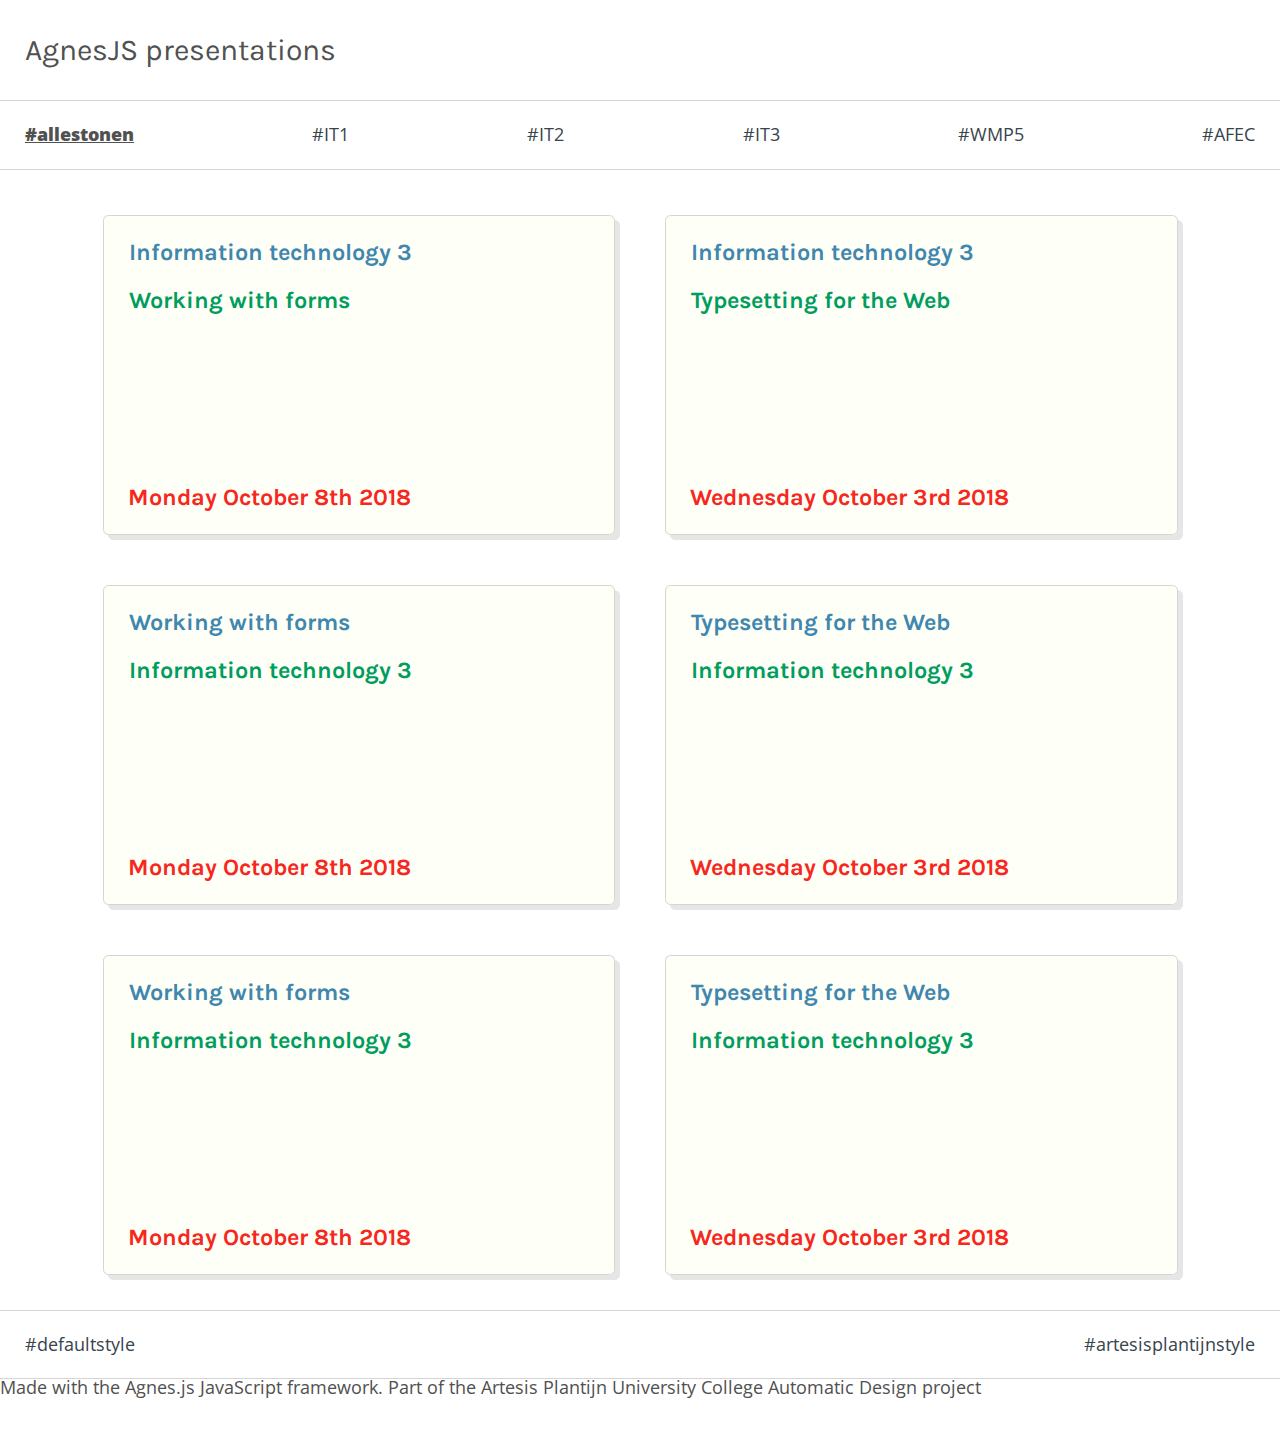
<file: index.html>
<!doctype html>
<html>
	<head>
		<title>AgnesJS: a minimalist web presentation framework</title>
		<meta name="viewport" content="width=device-width, initial-scale=1">
		<meta charset="utf-8">
		<link rel="stylesheet" type="text/css" href="css/reset.css">
		<link rel="stylesheet" type="text/css" href="highlight/styles/googlecode.css">
		<link href="https://fonts.googleapis.com/css?family=Karla:700|Open+Sans" rel="stylesheet">
		<link id="stylesheet" rel="stylesheet" type="text/css" href="css/agnes-index.css">
		<script src="js/script-index.js" defer></script>
	</head>
	<body class="agnes-home">
				<header>
			      <h1>AgnesJS presentations</h1>
						<nav>
								<ul>
										<li data-filter="*">#allestonen</li>
										<li data-filter="it1">#IT1</li>
										<li data-filter="it2">#IT2</li>
										<li data-filter="it3">#IT3</li>
										<li data-filter="wmp5">#WMP5</li>
										<li data-filter="afec">#AFEC</li>
								</ul>
					  </nav>
				</header>
				<main>
						<section data-filter="it3">
							<a href="/presentations/it3-forms.html">
									<h2>Information technology 3</h2>
									<h3>Working with forms</h3>
									<h4>Monday October 8th 2018</h4>
							</a>
						</section>
						<section data-filter="it3">
							<a href="/presentations/it3-typography-week3-alpha.html">
									<h2>Information technology 3</h2>
									<h3>Typesetting for the Web</h3>
									<h4>Wednesday October 3rd 2018</h4>
							</a>
						</section>
						<section data-filter="it1">
							<a href="/presentations/it3-forms.html">
									<h2>Working with forms</h2>
									<h3>Information technology 3</h2>
									<h4>Monday October 8th 2018</h4>
							</a>
						</section>
						<section data-filter="it2">
							<a href="/presentations/it3-typography-week3-alpha.html">
									<h2>Typesetting for the Web</h2>
									<h3>Information technology 3</h2>
									<h4>Wednesday October 3rd 2018</h4>
							</a>
						</section>
						<section data-filter="it2">
							<a href="/presentations/it3-forms.html">
									<h2>Working with forms</h2>
									<h3>Information technology 3</h2>
									<h4>Monday October 8th 2018</h4>
							</a>
						</section>
						<section data-filter="it2">
							<a href="/presentations/it3-typography-week3-alpha.html">
									<h2>Typesetting for the Web</h2>
									<h3>Information technology 3</h2>
									<h4>Wednesday October 3rd 2018</h4>
							</a>
						</section>
				</main>
				<footer>
						<ul>
							<li data-stylesheet="css/agnes-index.css">#defaultstyle</li>
							<li data-stylesheet="css/agnes-index-bis.css">#artesisplantijnstyle</li>
						</ul>
      			<p>Made with the Agnes.js JavaScript framework. Part of the Artesis Plantijn University College Automatic Design project</p>
				</footer>
	</body>
</html>
</file>
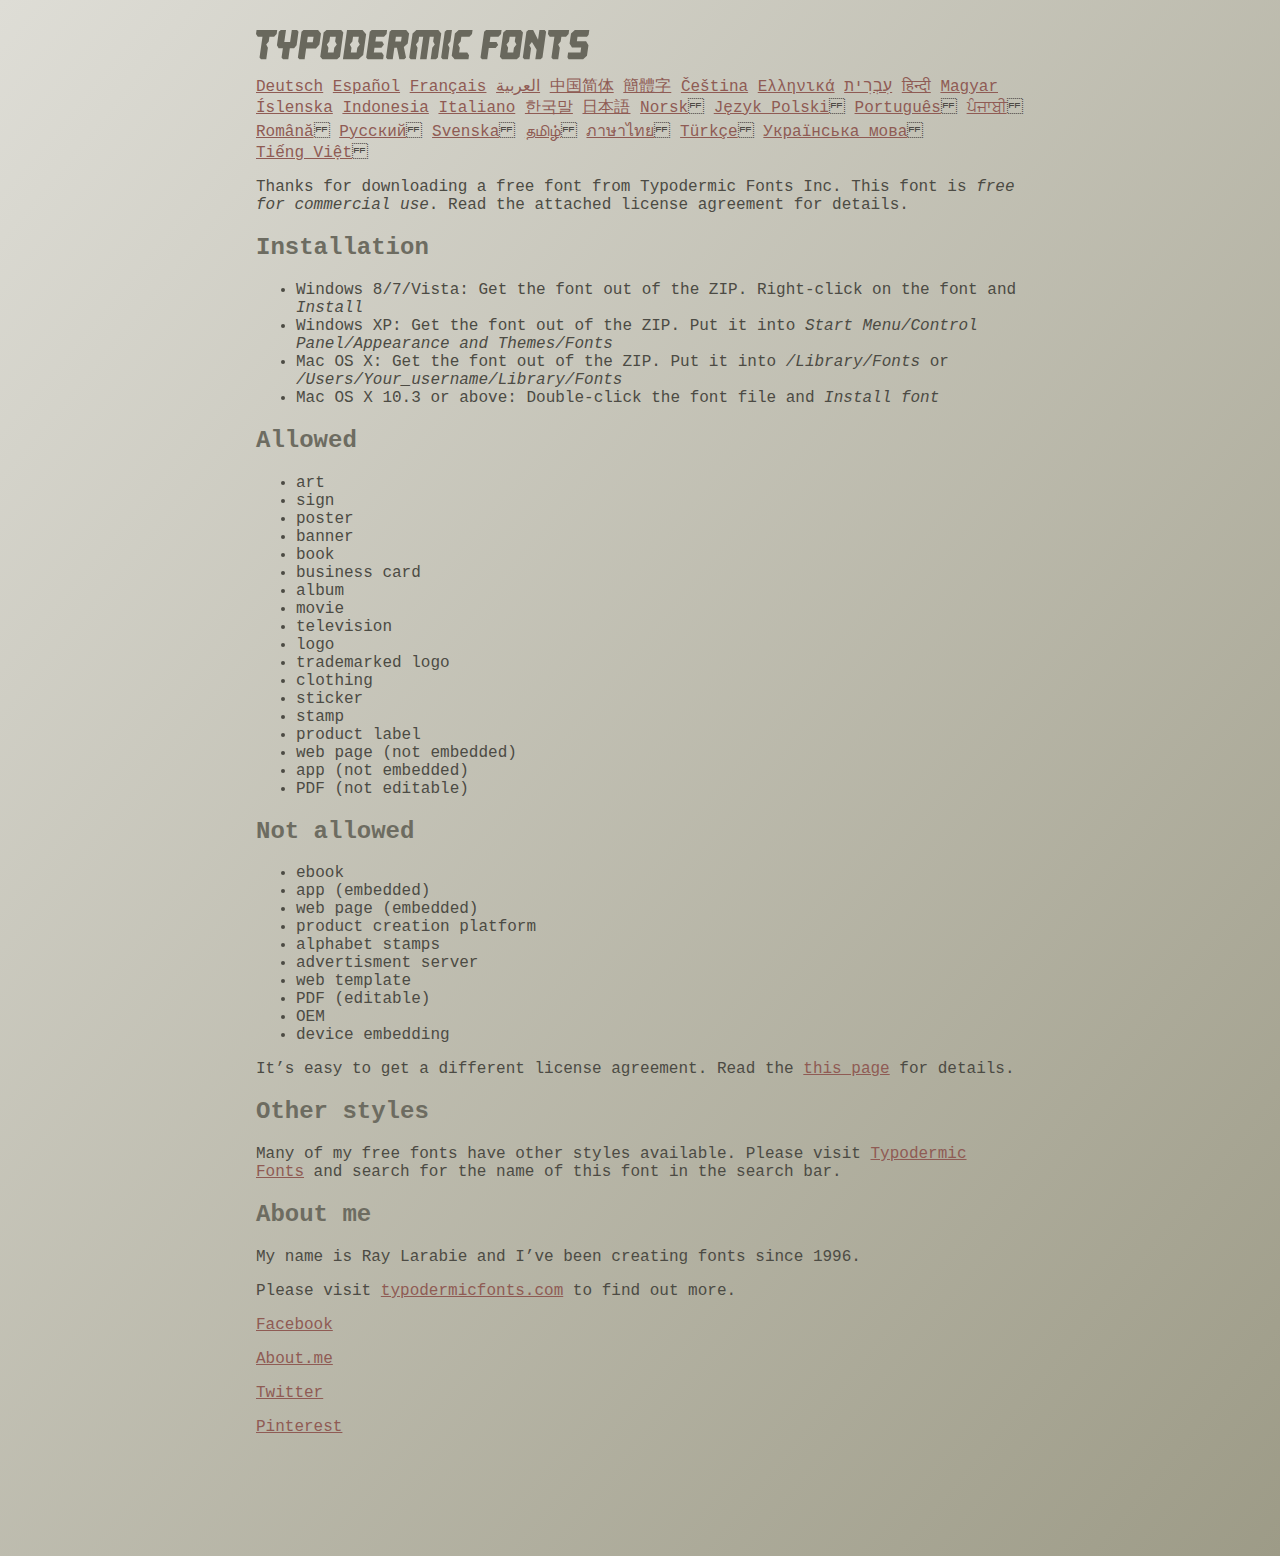
<file: fonts/steelfish/read-this.html>
<head>
<meta http-equiv="Content-Type" content="text/html; charset=utf-8">
<title>Typodermic Fonts Inc. Freeware Font instructions 2014</title>
<style type="text/css">
body {
	margin:30px 20% 120px 20%;
	padding:0px;
	font-family:Consolas, Courier, sans-serif;
	color:#4c4b44;
	background-color:#c2c1b3;

/* IE10 Consumer Preview */ 
background-image: -ms-linear-gradient(top left, #DEDDD6 0%, #9D9B87 100%);

/* Mozilla Firefox */ 
background-image: -moz-linear-gradient(top left, #DEDDD6 0%, #9D9B87 100%);

/* Opera */ 
background-image: -o-linear-gradient(top left, #DEDDD6 0%, #9D9B87 100%);

/* Webkit (Safari/Chrome 10) */ 
background-image: -webkit-gradient(linear, left top, right bottom, color-stop(0, #DEDDD6), color-stop(1, #9D9B87));

/* Webkit (Chrome 11+) */ 
background-image: -webkit-linear-gradient(top left, #DEDDD6 0%, #9D9B87 100%);

/* W3C Markup, IE10 Release Preview */ 
background-image: linear-gradient(to bottom right, #DEDDD6 0%, #9D9B87 100%);

	}
h2 {color:#6d6c61;}
a {color:#8f5b54;}
a:hover {color:#ffffff; background-color:#9a998c;}
</style>
</head>

<body>

<svg width="350px" height="30px">
	<path fill="#69685D" d="M0,4.006L0.554,0h20.674l-0.553,4.006l-2.559,2.772h-4.688l-0.682,4.816l-2.515,3.026l1.663,3.07
		l-1.62,11.594H4.987l-1.448-1.79l2.94-20.716H1.791L0,4.006z"/>
	<path fill="#69685D" d="M35.8,0h5.285l1.408,1.791l-1.876,13.343l-2.515,3.111h-4.264l-1.534,11.04h-5.286l-1.449-1.79l1.322-9.25
		h-4.263l-1.705-3.111l1.875-13.343L24.76,0h5.242l-1.706,12.064h5.799L35.8,0z"/>
	<path fill="#69685D" d="M62.09,0l2.899,3.453L63.412,14.58l-3.496,3.962h-9.805l-1.491,10.742h-5.244l-1.493-1.79l3.625-25.704
		L47.469,0H62.09z M50.965,12.362h5.797l0.81-5.583h-5.799L50.965,12.362z"/>
	<path fill="#69685D" d="M64.256,26.642l3.367-24.041L70.523,0h14.664l2.132,2.601l-3.368,24.041l-2.856,2.643H66.431L64.256,26.642
		z M73.335,11.595l-2.514,3.026l1.663,3.07l-0.683,4.816H77.6l0.68-4.816l2.516-3.07l-1.663-3.026l0.681-4.816h-5.796L73.335,11.595
		z"/>
	<path fill="#69685D" d="M86.926,29.285L91.017,0h15.518l3.581,4.307l-2.899,20.673l-4.774,4.305H86.926z M96.345,11.595
		l-2.515,3.026l1.664,3.07l-0.683,4.816h5.798l0.681-4.816l2.516-3.07l-1.663-3.026l0.681-4.816h-5.796L96.345,11.595z"/>
	<path fill="#69685D" d="M127.114,29.285h-15.473l-1.492-1.79l3.624-25.704L115.731,0h15.389l-0.554,4.006l-2.557,2.772h-7.971
		l-0.684,4.816h6.906l1.662,3.026l-2.515,3.111h-6.905l-0.683,4.775h8.057l1.791,2.771L127.114,29.285z"/>
	<path fill="#69685D" d="M150.21,0l2.898,3.453l-1.405,9.977l-3.881,3.452l2.217,10.613l-1.748,1.79h-4.944l-2.387-11.553h-2.6
		l-1.622,11.553h-5.241l-1.493-1.79l3.624-25.704L135.588,0H150.21z M145.691,6.779h-5.796l-0.683,4.816h5.799L145.691,6.779z"/>
	<path fill="#69685D" d="M159.92,29.285h-5.242l-1.492-1.79l3.41-24.042L160.432,0h21.911l2.897,3.453l-3.409,24.042l-1.876,1.79
		h-5.284l1.617-11.594l2.517-3.07l-1.662-3.026l0.681-4.816h-4.092l-3.154,22.506h-6.522l3.155-22.506h-4.134l-0.683,4.816
		l-2.515,3.026l1.663,3.07L159.92,29.285z"/>
	<path fill="#69685D" d="M191.879,29.285h-5.244l-1.492-1.79l3.624-25.704L190.728,0h5.242l-1.619,11.595l-2.516,3.026l1.663,3.07
		L191.879,29.285z"/>
	<path fill="#69685D" d="M213.018,25.279l-0.554,4.006h-13.854l-2.899-3.494l3.156-22.338L202.702,0h13.854l-0.555,4.006
		l-2.558,2.772h-8.1l-0.683,4.816l-2.515,3.026l1.663,3.07l-0.683,4.816h8.1L213.018,25.279z"/>
	<path fill="#69685D" d="M226.007,29.285l-1.492-1.79l3.624-25.704L230.1,0h15.473l-0.554,4.006l-2.557,2.772h-8.058l-0.724,5.115
		h6.818l1.664,3.07l-2.557,3.11h-6.82l-1.535,11.211H226.007z"/>
	<path fill="#69685D" d="M243.903,26.642l3.368-24.041L250.17,0h14.663l2.131,2.601l-3.367,24.041l-2.855,2.643h-14.664
		L243.903,26.642z M252.983,11.595l-2.516,3.026l1.662,3.07l-0.681,4.816h5.796l0.684-4.816l2.515-3.07l-1.664-3.026l0.684-4.816
		h-5.798L252.983,11.595z"/>
	<path fill="#69685D" d="M280.639,19.822l-4.731-7.758l-2.516,3.069l1.662,3.069l-1.533,11.082h-5.244l-1.493-1.79l3.626-25.704
		L272.37,0h4.773l4.902,9.677L283.41,0h5.285l1.407,1.791l-3.623,25.704l-1.877,1.79h-5.285L280.639,19.822z"/>
	<path fill="#69685D" d="M291.926,4.006L292.48,0h20.674l-0.554,4.006l-2.557,2.772h-4.691l-0.681,4.816l-2.516,3.026l1.664,3.07
		l-1.621,11.594h-5.285l-1.451-1.79l2.942-20.716h-4.689L291.926,4.006z"/>
	<path fill="#69685D" d="M325.168,17.478h-9.209l-2.387-3.923l1.45-10.102L318.857,0h14.452l-0.682,4.86l-1.621,1.918h-9.506
		l-0.64,4.561h9.208l2.388,3.878l-1.493,10.572l-3.836,3.494h-14.579l-1.107-1.917l0.682-4.86h12.362L325.168,17.478z"/>
</svg>

<br>

<p translate="no">

<a href="http://translate.google.com/translate?hl=en&sl=en&tl=de&u=http://typodermicfonts.com/wp-content/uploads/2014/02/read-this.html&sandbox=0&usg=ALkJrhivq6___mill12Uw6fPvMWyJxstkw">Deutsch</a>

<a href="http://translate.google.com/translate?hl=en&sl=en&tl=es&u=http://typodermicfonts.com/wp-content/uploads/2014/02/read-this.html&sandbox=0&usg=ALkJrhjAt3cpinDeMTX6Ro8UcZFqaE8K5Q">Español</a>

<a href="http://translate.google.com/translate?hl=en&sl=en&tl=fr&u=http://typodermicfonts.com/wp-content/uploads/2014/02/read-this.html&sandbox=0&usg=ALkJrhjObLPhFyyhwigF-dBoOZ3eXYdDsw">Français</a>

<a href="http://translate.google.com/translate?hl=en&sl=en&tl=ar&u=http://typodermicfonts.com/wp-content/uploads/2014/02/read-this.html&sandbox=0&usg=ALkJrhg2hs-st3zodt-AjmoeuPHfyJsTEg">العربية</a>

<a href="http://translate.google.com/translate?hl=en&sl=en&tl=zh-CN&u=http://typodermicfonts.com/wp-content/uploads/2014/02/read-this.html&sandbox=0&usg=ALkJrhiilVnjG1Ks0DN7UyRqbKExhxAT-Q">中国简体</a>

<a href="http://translate.google.com/translate?hl=en&sl=en&tl=zh-TW&u=http://typodermicfonts.com/wp-content/uploads/2014/02/read-this.html&sandbox=0&usg=ALkJrhiSCPRAYToARlHI4kxIK9eCIFKQhw">簡體字</a>

<a href="http://translate.google.com/translate?hl=en&sl=en&tl=cs&u=http://typodermicfonts.com/wp-content/uploads/2014/02/read-this.html&sandbox=0&usg=ALkJrhj3z2HOOmCXLT-ApYW2SCeBvTGvTA">Čeština</a>

<a href="http://translate.google.com/translate?hl=en&sl=en&tl=el&u=http://typodermicfonts.com/wp-content/uploads/2014/02/read-this.html&sandbox=0&usg=ALkJrhhoORG-43TvZ2NVrll3T0oyOZE0VA">Ελληνικά</a>

<a href="http://translate.google.com/translate?hl=en&sl=en&tl=iw&u=http://typodermicfonts.com/wp-content/uploads/2014/02/read-this.html&sandbox=0&usg=ALkJrhiP4kLXdDxVNuV6-9tHJ8Tbt-1xKw">עִבְרִית</a>

<a href="http://translate.google.com/translate?hl=en&sl=en&tl=hi&u=http://typodermicfonts.com/wp-content/uploads/2014/02/read-this.html&sandbox=0&usg=ALkJrhhJmUufReWrMTSaGKPPOqV7q5jpGQ">हिन्दी</a>

<a href="http://translate.google.com/translate?hl=en&sl=en&tl=hu&u=http://typodermicfonts.com/wp-content/uploads/2014/02/read-this.html&sandbox=0&usg=ALkJrhgfcL_UwP3jkr6Vvq35rkhETFuTug">Magyar</a>

<a href="http://translate.google.com/translate?hl=en&sl=en&tl=is&u=http://typodermicfonts.com/wp-content/uploads/2014/02/read-this.html&sandbox=0&usg=ALkJrhjpK9lELyRP50Vv3RNgqCJDb6d-GQ">Íslenska</a>

<a href="http://translate.google.com/translate?hl=en&sl=en&tl=id&u=http://typodermicfonts.com/wp-content/uploads/2014/02/read-this.html&sandbox=0&usg=ALkJrhiExV3gmyXBUVqcwNiGiUWQSRrgIQ">Indonesia</a>

<a href="http://translate.google.com/translate?hl=en&sl=en&tl=it&u=http://typodermicfonts.com/wp-content/uploads/2014/02/read-this.html&sandbox=0&usg=ALkJrhgMr2_uulaLYRSFz8C34rtcbN6XEg">Italiano</a>

<a href="http://translate.google.com/translate?hl=en&sl=en&tl=ko&u=http://typodermicfonts.com/wp-content/uploads/2014/02/read-this.html&sandbox=0&usg=ALkJrhhl_nNXiOMIiBERq879UXH1XYfZGw">한국말</a>

<a href="http://translate.google.com/translate?hl=en&ie=UTF8&prev=_t&sl=en&tl=ja&u=http://typodermicfonts.com/wp-content/uploads/2014/02/read-this.html&sandbox=0&usg=ALkJrhi2FvSFgSUub72-Sq2moIRAosCiLA">日本語</a>

<a href="http://translate.google.com/translate?hl=en&sl=en&tl=no&u=http://typodermicfonts.com/wp-content/uploads/2014/02/read-this.html&sandbox=0&usg=ALkJrhhnf9AGd5hfxwA04e1w-tfYPha1ww">Norsk</a>
<a href="http://translate.google.com/translate?hl=en&sl=en&tl=pl&u=http://typodermicfonts.com/wp-content/uploads/2014/02/read-this.html&sandbox=0&usg=ALkJrhjZTe5eJRrZffLe0zgqEHPrMb8pOQ">Język&nbsp;Polski</a>
<a href="http://translate.google.com/translate?hl=en&sl=en&tl=pt-BR&u=http://typodermicfonts.com/wp-content/uploads/2014/02/read-this.html&sandbox=0&usg=ALkJrhg-zp3i6AcZCv02ONjZ5YvkcCFDBw">Português</a>
<a href="http://translate.google.com/translate?hl=en&sl=en&tl=pa&u=http://typodermicfonts.com/wp-content/uploads/2014/02/read-this.html&sandbox=0&usg=ALkJrhhPEMoYvW59_DJT7y6fxgG2IMh23A">ਪੰਜਾਬੀ</a>
<a href="http://translate.google.com/translate?hl=en&sl=en&tl=ro&u=http://typodermicfonts.com/wp-content/uploads/2014/02/read-this.html&sandbox=0&usg=ALkJrhgD0R8zxuQQh-YmFpQTJdvjhAYm2A">Română</a>
<a href="http://translate.google.com/translate?hl=en&sl=en&tl=ru&u=http://typodermicfonts.com/wp-content/uploads/2014/02/read-this.html&sandbox=0&usg=ALkJrhgI6c7Pd-FCcipT4xc2NPTefj5JJg">Русский</a>
<a href="http://translate.google.com/translate?hl=en&sl=en&tl=sv&u=http://typodermicfonts.com/wp-content/uploads/2014/02/read-this.html&sandbox=0&usg=ALkJrhhA8gW_-rjCbZQ5TK46zFMB3_StEQ">Svenska</a>
<a href="http://translate.google.com/translate?hl=en&sl=en&tl=ta&u=http://typodermicfonts.com/wp-content/uploads/2014/02/read-this.html&sandbox=0&usg=ALkJrhiwxxCEPzu3pHBXP-fbTZaOzYqe3g">தமிழ்</a>
<a href="http://translate.google.com/translate?hl=en&sl=en&tl=th&u=http://typodermicfonts.com/wp-content/uploads/2014/02/read-this.html&sandbox=0&usg=ALkJrhjP1N1DRUB1M81k5mi5KnRtt5C2-Q">ภาษาไทย</a>
<a href="http://translate.google.com/translate?hl=en&sl=en&tl=tr&u=http://typodermicfonts.com/wp-content/uploads/2014/02/read-this.html&sandbox=0&usg=ALkJrhiTYbD039OWznCcGyQnMy89_v-1gA">Türkçe</a>
<a href="http://translate.google.com/translate?hl=en&sl=en&tl=uk&u=http%3A%2F%2Ftypodermicfonts.com%2Fwp-content%2Fuploads%2F2014%2F02%2Fread-this.html">Українська&nbsp;мова</a>
<a href="http://translate.google.com/translate?hl=en&sl=en&tl=vi&u=http://typodermicfonts.com/wp-content/uploads/2014/02/read-this.html&sandbox=0&usg=ALkJrhirTQPOLCZognLpxOvJQT_158y07A">Tiếng&nbsp;Việt</a>
</p>


<p>Thanks for downloading a free font from <span translate="no">Typodermic Fonts Inc.</span> This font is <em>free for commercial use</em>. Read the attached license agreement for details.</p>


<h2>Installation</h2>

<ul>
<li>Windows 8/7/Vista: Get the font out of the ZIP. Right-click on the font and <em>Install</em>
<li>Windows XP: Get the font out of the ZIP. Put it into <cite translate="no">Start Menu/Control Panel/Appearance and Themes/Fonts</cite>
<li>Mac OS X: Get the font out of the ZIP. Put it into <cite translate="no">/Library/Fonts</cite> or <cite translate="no">/Users/Your_username/Library/Fonts</cite>
<li>Mac OS X 10.3 or above: Double-click the font file and <em>Install font</em>
</ul>


<h2>Allowed</h2>

<ul>
<li>art
<li>sign
<li>poster
<li>banner
<li>book
<li>business card
<li>album
<li>movie
<li>television
<li>logo
<li>trademarked logo
<li>clothing
<li>sticker
<li>stamp
<li>product label
<li>web page (not embedded)
<li>app (not embedded)
<li>PDF (not editable)
</ul>

<h2>Not allowed</h2>

<ul>
<li>ebook
<li>app (embedded)
<li>web page (embedded)
<li>product creation platform
<li>alphabet stamps
<li>advertisment server
<li>web template
<li>PDF (editable)
<li>OEM
<li>device embedding
</ul>

<p>It&rsquo;s easy to get a different license agreement. Read the <a href="http://typodermicfonts.com/custom/">this page</a> for details.</p>

<h2>Other styles</h2>

<p>Many of my free fonts have other styles available. Please visit <a href="http://typodermicfonts.com">Typodermic Fonts</a> and search for the name of this font in the search bar.</p>


<h2>About me</h2>

<p>My name is <span translate="no">Ray Larabie</span> and I&rsquo;ve been creating fonts since 1996.</p>

<p>Please visit <a href="http://typodermicfonts.com">typodermicfonts.com</a> to find out more.</p>

<p translate="no"><a href="https://www.facebook.com/pages/Typodermic-Fonts/7153899975">Facebook</a></p>
<p translate="no"><a href="http://about.me/raylarabie/#">About.me</a></p>
<p translate="no"><p><a href="https://twitter.com/typodermic">Twitter</a></p>
<p translate="no"><p><a href="http://www.pinterest.com/plywood747/">Pinterest</a></p>

</body>
</file>
<file: highlight/styles/googlecode.css>
/*

Google Code style (c) Aahan Krish <geekpanth3r@gmail.com>

*/

.hljs {
  display: block;
  overflow-x: auto;
  padding: 0.5em;
  background: white;
  color: black;
}

.hljs-comment,
.hljs-quote {
  color: #800;
}

.hljs-keyword,
.hljs-selector-tag,
.hljs-section,
.hljs-title,
.hljs-name {
  color: #008;
}

.hljs-variable,
.hljs-template-variable {
  color: #660;
}

.hljs-string,
.hljs-selector-attr,
.hljs-selector-pseudo,
.hljs-regexp {
  color: #080;
}

.hljs-literal,
.hljs-symbol,
.hljs-bullet,
.hljs-meta,
.hljs-number,
.hljs-link {
  color: #066;
}

.hljs-title,
.hljs-doctag,
.hljs-type,
.hljs-attr,
.hljs-built_in,
.hljs-builtin-name,
.hljs-params {
  color: #606;
}

.hljs-attribute,
.hljs-subst {
  color: #000;
}

.hljs-formula {
  background-color: #eee;
  font-style: italic;
}

.hljs-selector-id,
.hljs-selector-class {
  color: #9B703F
}

.hljs-addition {
  background-color: #baeeba;
}

.hljs-deletion {
  background-color: #ffc8bd;
}

.hljs-doctag,
.hljs-strong {
  font-weight: bold;
}

.hljs-emphasis {
  font-style: italic;
}
</file>
<file: css/agnes-index.css>
/*
  Name: script-index.css
  Description: Styling for Agnes, a lightweight javascript presentation framework. Styling for the start page
  Author: Kristof Michiels
  Date: june-october 2018
*/

/*  --------------  */
/*  |   GENERAL  |  */
/*  --------------  */

html {
      font-size: 62.5%;
      font-family: 'Open Sans', sans-serif;}

body {
      font-size: 1.75rem;}

main {
      max-width: 700px;
      margin-bottom: 2.5rem;
      margin-left: auto;
      margin-right: auto;
      padding: 0 2.5rem;}

header, footer {
      margin: 3.5rem 0 4.5rem 0;}

nav, footer ul {
      border-top: 1px solid #d5d5d5;
      border-bottom: 1px solid #d5d5d5;
      padding-top: 2.5rem;}

nav ul, footer ul {
      box-sizing: border-box;
      display: flex;
      flex-direction: column;
      justify-content: space-between;
      width: 100%;
      margin-left: auto;
      margin-right: auto;
      padding: 0 2.5rem;}

footer ul {
      padding-top: 2.5rem;}

nav ul li, footer ul li {
      color: #38444b;
      margin-bottom: 2.5rem;
      cursor: pointer;}

nav ul li.is-checked, footer ul li.is-checked {
      font-weight: 900;
      color: #505150;
      text-decoration: underline;}

section {
      background-color: #fefff7;
      box-sizing: border-box;
      position: relative;
      margin-bottom: 2.5rem;}

section a {
      padding: 2.5rem;
      height: inherit;
      width: inherit;
      display: block;
      text-decoration: none;
      border: 1px solid #d5d5d5;
      box-sizing: border-box;
      border-radius: .55rem;
      box-shadow: .5rem .5rem rgba(5,5,5,.1);
      transition-property: transform;
      transition-duration: .25s;}

section a:hover {
      background-color: #f4f5ef;
      box-sizing: border-box;
      box-shadow: .65rem .65rem rgba(5,5,5,.1);
      transform: translate(-0.15rem,-0.15rem);
}

/*  -----------------  */
/*  |   TYPOGRAPHY  |  */
/*  -----------------  */

h1 {
      font-family: 'Karla', sans-serif;
      font-size: 3rem;
      font-weight: 400;
      margin-bottom: 3.5rem;
      color: #505150;
      padding: 0 2.5rem;}

footer p {
      color: #505150;
      margin-bottom: 2.5rem;}

section h2, section h3, section h4 {
      font-family: 'Karla', sans-serif;
      font-size: 2.5rem;
}

section h2 {
      color: #3f87ae;
      font-weight: 700;
      margin-bottom: 2.5rem;}

section h3 {
      color: #019d5e;
      font-weight: 700;
      margin-bottom: 2.5rem;}

section h4 {
      color: #f6271d;
      font-weight: 700;
      position: absolute;
      left: 2.5rem;
      bottom: 2.5rem;}

/*  ---------------------  */
/*  |   @MEDIA QUERIES  |  */
/*  ---------------------  */

@media (min-width: 705px) {
      nav ul, footer ul {
        flex-direction: row;}

}


@supports (grid-area: auto) {
      @media (min-width: 1150px) {

            main {
                  max-width: 1075px;
                  display: grid;
                  grid-template-columns: 1fr 1fr;
                  grid-gap: 5rem;}

            section {
              margin-bottom: 0;}

            section h2, section h3, section h4 {
              font-size: 2.35rem;
            }
      }
      @media (min-width: 1350px) {
        main {
              max-width: 1250px;}

      }
}
</file>
